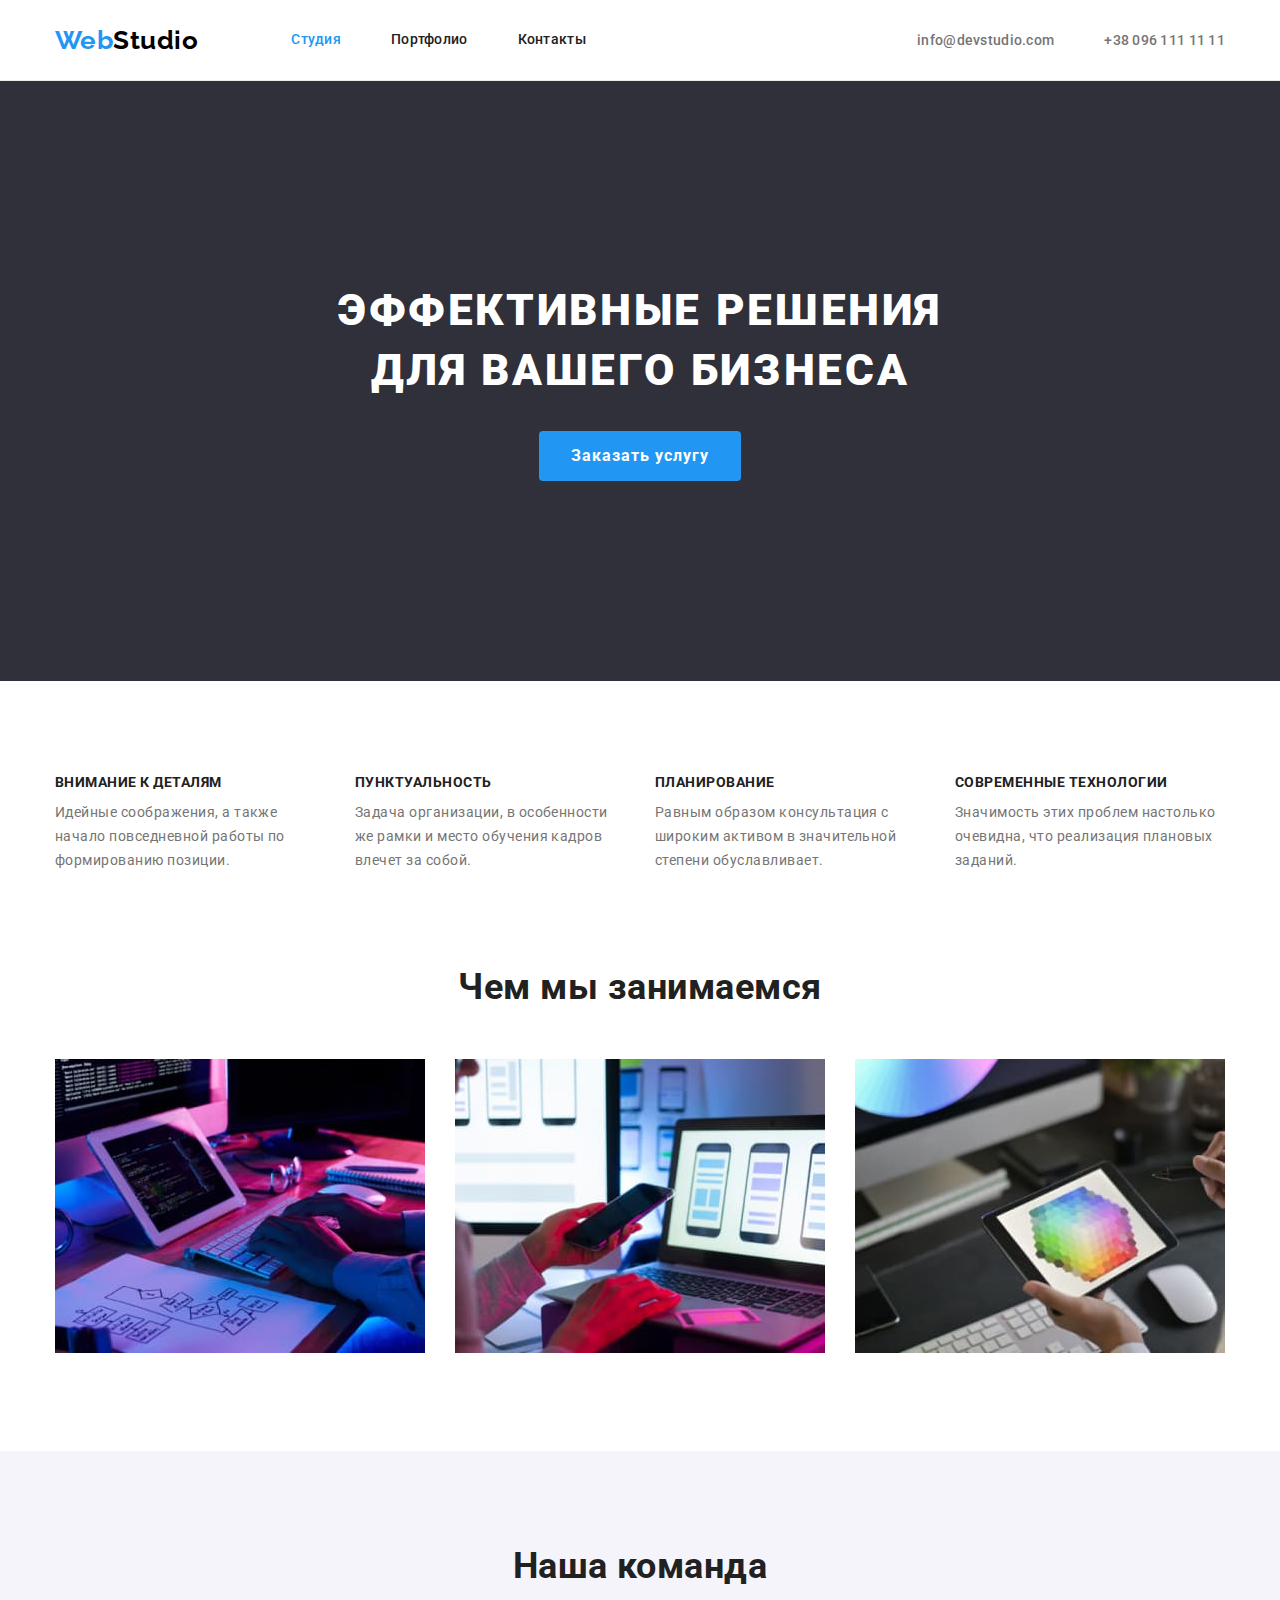
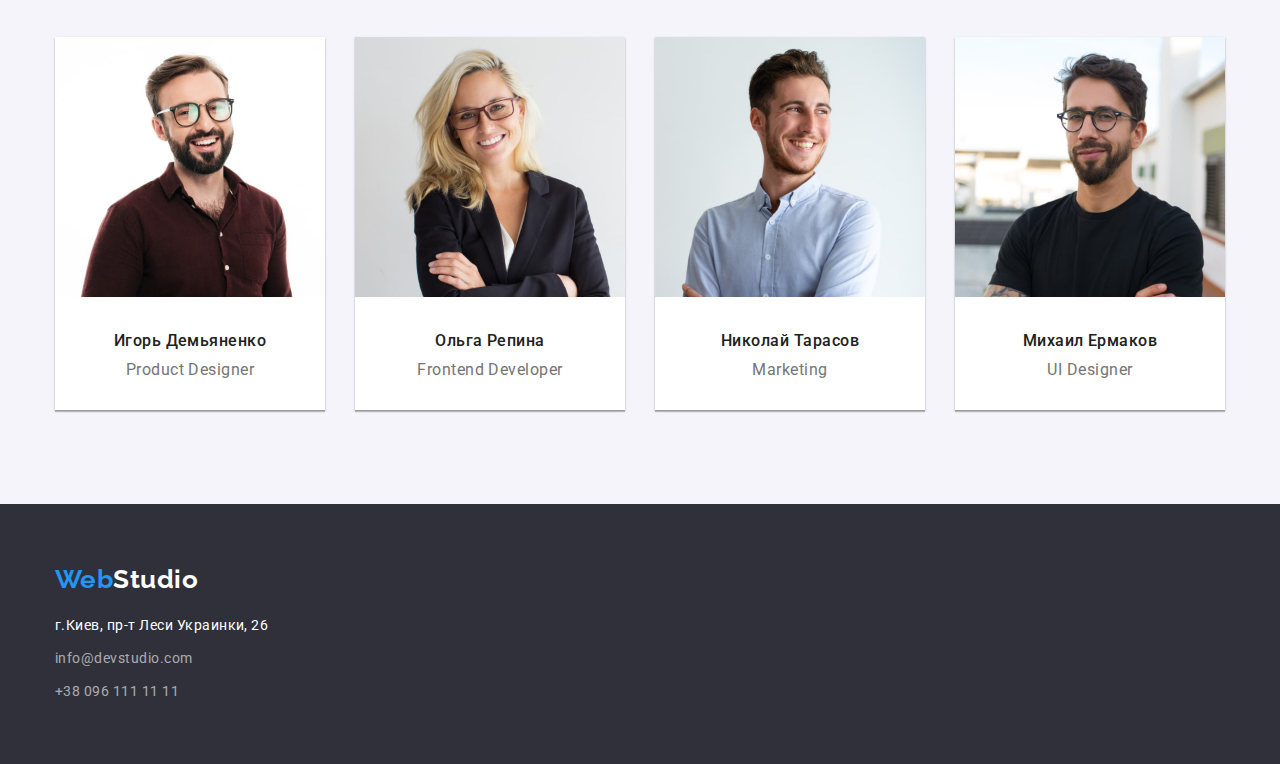
<file: index.html>
<!DOCTYPE html>
<html lang="ru">

<head>
    <meta charset="UTF-8" />
    <meta http-equiv="X-UA-Compatible" content="IE=edge" />
    <meta name="viewport" content="width=device-width, initial-scale=1.0" />
    <title>Студия</title>
    <link rel="preconnect" href="https://fonts.googleapis.com" />
    <link rel="preconnect" href="https://fonts.gstatic.com" crossorigin />
    <link
        href="https://fonts.googleapis.com/css2?family=Raleway:wght@700&family=Roboto:wght@400;500;700;900&display=swap"
        rel="stylesheet" />
    <link rel="stylesheet"
        href="https://cdnjs.cloudflare.com/ajax/libs/modern-normalize/1.1.0/modern-normalize.min.css" />
    <link rel="stylesheet" href="./css/styles.css" />
</head>

<body>
    <!-- Шапка -->
    <header class="header">
        <div class="container nav-flex">
            <nav class="header-nav">
                <a class="logo link" href="./index.html">Web<span class="logo-black">Studio</span></a>
                <ul class="header-nav-list list">
                    <li class="header-nav-item">
                        <a class="header-nav-link link current" href="./index.html">Студия</a>
                    </li>
                    <li class="header-nav-item">
                        <a class="header-nav-link link" href="./portfolio.html">Портфолио</a>
                    </li>
                    <li class="header-nav-item">
                        <a class="header-nav-link link" href="">Контакты</a>
                    </li>
                </ul>
            </nav>
            <ul class="header-contact-list list">
                <li class="header-contact-item">
                    <a class="header-contact-link link" href="mailto:info@devstudio.com">info@devstudio.com</a>
                </li>
                <li class="header-contact-item">
                    <a class="header-contact-link link" href="tel:+380961111111">+38 096 111 11 11</a>
                </li>
            </ul>
        </div>
    </header>
    <!-- Основной контент -->
    <main>
        <!-- Герой -->
        <section class="hero">
            <h1 class="hero-title">Эффективные решения для вашего бизнеса</h1>
            <button class="hero-btn" type="button">Заказать услугу</button>
        </section>
        <!-- Список преимуществ -->
        <section class="features-section">
            <div class="container">
                <!-- h2 Преимущества спрятать в css правильно -->
                <h2 class="visually-hidden">Преимущества</h2>
                <ul class="features-list list">
                    <li class="features-item">
                        <h3 class="features-title">Внимание к деталям</h3>
                        <p class="features-text">
                            Идейные соображения, а также начало повседневной работы по
                            формированию позиции.
                        </p>
                    </li>
                    <li class="features-item">
                        <h3 class="features-title">Пунктуальность</h3>
                        <p class="features-text">
                            Задача организации, в особенности же рамки и место обучения
                            кадров влечет за собой.
                        </p>
                    </li>
                    <li class="features-item">
                        <h3 class="features-title">Планирование</h3>
                        <p class="features-text">
                            Равным образом консультация с широким активом в значительной
                            степени обуславливает.
                        </p>
                    </li>
                    <li class="features-item">
                        <h3 class="features-title">Современные технологии</h3>
                        <p class="features-text">
                            Значимость этих проблем настолько очевидна, что реализация
                            плановых заданий.
                        </p>
                    </li>
                </ul>
            </div>
        </section>
        <!-- Список занятий -->
        <section class="work-section">
            <div class="container">
                <h2 class="section-title">Чем мы занимаемся</h2>
                <ul class="work-list list">
                    <li class="work-item">
                        <img src="./images/box1.jpg" alt="сотрудник создает программу" width="370" height="294" />
                    </li>
                    <li class="work-item">
                        <img src="./images/box2.jpg" alt="сотрудник создает мобильное приложение" width="370"
                            height="294" />
                    </li>
                    <li class="work-item">
                        <img src="./images/box3.jpg" alt="веб-дизайнер выбирает палитру" width="370" height="294" />
                    </li>
                </ul>
            </div>
        </section>
        <!-- Команда -->
        <section class="team-section">
            <div class="container">
                <h2 class="section-title">Наша команда</h2>
                <ul class="team-list list">
                    <li class="team-item">
                        <img src="./images/img1.jpg" alt="фото Игоря Демьяненко" width="270" height="260" />
                        <div class="team-workers">
                            <h3 class="team-worker">Игорь Демьяненко</h3>
                            <p class="team-profession" lang="en">Product Designer</p>
                        </div>
                    </li>
                    <li class="team-item">
                        <img src="./images/img2.jpg" alt="фото Ольги Репиной" width="270" height="260" />
                        <div class="team-workers">
                            <h3 class="team-worker">Ольга Репина</h3>
                            <p class="team-profession" lang="en">Frontend Developer</p>
                        </div>
                    </li>
                    <li class="team-item">
                        <img src="./images/img3.jpg" alt="фото Николая Тарасова" width="270" height="260" />
                        <div class="team-workers">
                            <h3 class="team-worker">Николай Тарасов</h3>
                            <p class="team-profession" lang="en">Marketing</p>
                        </div>
                    </li>
                    <li class="team-item">
                        <img src="./images/img4.jpg" alt="фото Михаила Ермакова" width="270" height="260" />
                        <div class="team-workers">
                            <h3 class="team-worker">Михаил Ермаков</h3>
                            <p class="team-profession" lang="en">UI Designer</p>
                        </div>
                    </li>
                </ul>
            </div>
        </section>
    </main>
    <!-- Подвал -->
    <footer class="footer">
        <div class="container">
            <a class="logo link" href="./index.html">Web<span class="logo-white">Studio</span></a>
            <!-- Список контактов -->
            <address class="footer-contact">
                <ul class="footer-contact-list list">
                    <li class="footer-contact-item">
                        <a class="footer-contact-link address link" href="https://goo.gl/maps/CdvJLRiEL6Q8Smko8"
                            target="_blank" rel="noreferrer noopener">г.Киев, пр-т Леси Украинки, 26</a>
                    </li>
                    <li class="footer-contact-item">
                        <a class="footer-contact-link link" href="mailto:info@devstudio.com">info@devstudio.com</a>
                    </li>
                    <li class="footer-contact-item">
                        <a class="footer-contact-link link" href="tel:+380961111111">+38 096 111 11 11</a>
                    </li>
                </ul>
            </address>
        </div>
    </footer>
</body>

</html>
</file>
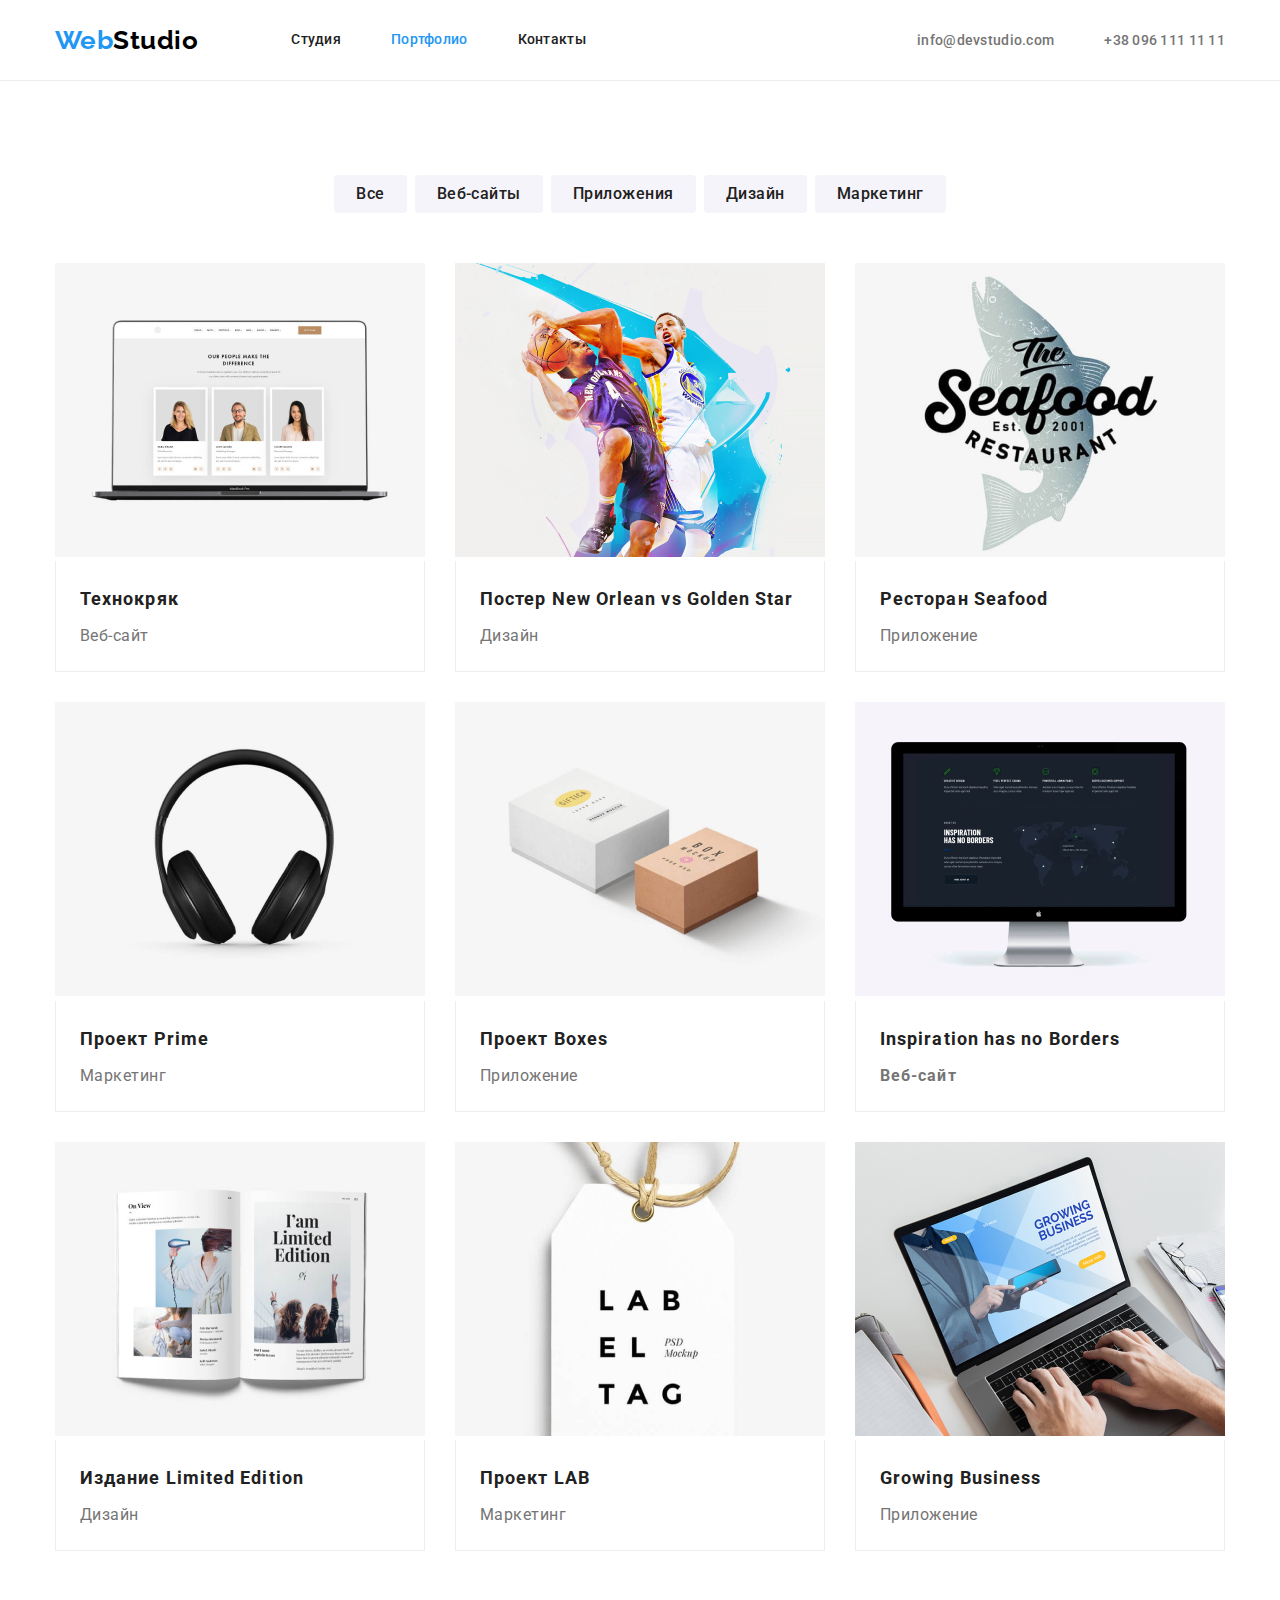
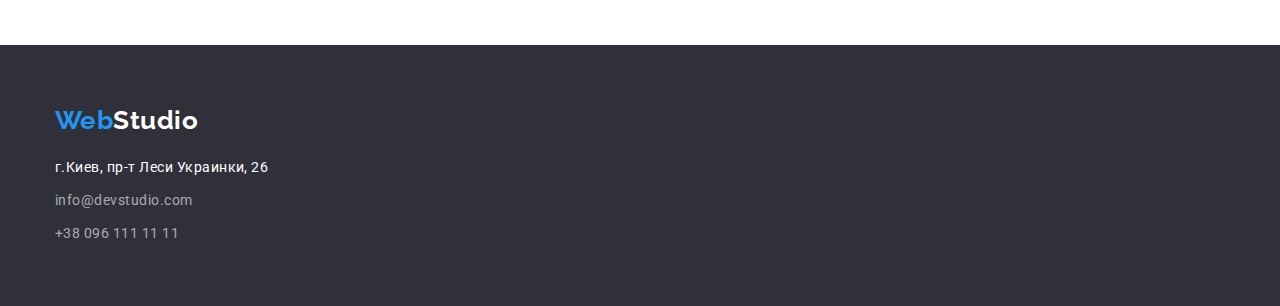
<file: portfolio.html>
<!DOCTYPE html>
<html lang="ru">

<head>
    <meta charset="UTF-8" />
    <meta http-equiv="X-UA-Compatible" content="IE=edge" />
    <meta name="viewport" content="width=device-width, initial-scale=1.0" />
    <title>Портфолио</title>
    <link rel="preconnect" href="https://fonts.googleapis.com" />
    <link rel="preconnect" href="https://fonts.gstatic.com" crossorigin />
    <link
        href="https://fonts.googleapis.com/css2?family=Raleway:wght@700&family=Roboto:wght@400;500;700;900&display=swap"
        rel="stylesheet" />
    <link rel="stylesheet"
        href="https://cdnjs.cloudflare.com/ajax/libs/modern-normalize/1.1.0/modern-normalize.min.css">
    <link rel="stylesheet" href="./css/styles.css" />
</head>

<body>
    <!-- Шапка -->
    <header class="header">
        <div class="container nav-flex">
            <nav class="header-nav">
                <a class="logo link" href="./index.html">Web<span class="logo-black">Studio</span></a>
                <ul class="header-nav-list list">
                    <li class="header-nav-item">
                        <a class="header-nav-link link " href="./index.html">Студия</a>
                    </li>
                    <li class="header-nav-item">
                        <a class="header-nav-link link current" href="./portfolio.html">Портфолио</a>
                    </li>
                    <li class="header-nav-item">
                        <a class="header-nav-link link" href="">Контакты</a>
                    </li>
                </ul>
            </nav>
            <ul class="header-contact-list list">
                <li class="header-contact-item">
                    <a class="header-contact-link link" href="mailto:info@devstudio.com">info@devstudio.com</a>
                </li>
                <li class="header-contact-item">
                    <a class="header-contact-link link" href="tel:+380961111111">+38 096 111 11 11</a>
                </li>
            </ul>
        </div>
    </header>
    <!-- Основной контент -->
    <main>

        <section class="portfolio-section">
            <div class="container">
                <h1 hidden>Примеры работ</h1>
                <ul class="portfolio-btn-list list">
                    <li class="portfolio-btn-item">
                        <button class="portfolio-btn" type="button">Все</button>
                    </li>
                    <li class="portfolio-btn-item">
                        <button class="portfolio-btn" type="button">Веб-сайты</button>
                    </li>
                    <li class="portfolio-btn-item">
                        <button class="portfolio-btn" type="button">Приложения</button>
                    </li>
                    <li class="portfolio-btn-item">
                        <button class="portfolio-btn" type="button">Дизайн</button>
                    </li>
                    <li class="portfolio-btn-item">
                        <button class="portfolio-btn" type="button">Маркетинг</button>
                    </li>
                </ul>
            </div>
            <div class="container">
                <ul class="portfolio-list list">
                    <li class="portfolio-item">
                        <img src="./images/tehno.jpg" alt="открытый ноутбук с сайтом Технокряк" width="370"
                            height="294" />
                        <div class="portfolio-border">
                            <h2 class="portfolio-list-title">Технокряк</h2>
                            <p class="portfolio-list-text">Веб-сайт</p>
                        </div>
                    </li>
                    <li class="portfolio-item">
                        <img src="./images/poster.jpg" alt="парни играют в баскетбол" width="370" height="294" />
                        <div class="portfolio-border">
                            <h2 class="portfolio-list-title">
                                Постер <span lang="en">New Orlean vs Golden Star</span>
                            </h2>
                            <p class="portfolio-list-text">Дизайн</p>
                        </div>
                    </li>
                    <li class="portfolio-item">
                        <img src="./images/seafood.jpg" alt="логотип ресторана Seafood" width="370" height="294" />
                        <div class="portfolio-border">
                            <h2 class="portfolio-list-title">Ресторан <span lang="en">Seafood</span></h2>
                            <p class="portfolio-list-text">Приложение</p>
                        </div>
                    </li>
                    <li class="portfolio-item">
                        <img src="./images/prime.jpg" alt="наушники" width="370" height="294" />
                        <div class="portfolio-border">
                            <h2 class="portfolio-list-title">Проект <span lang="en">Prime</span></h2>
                            <p class="portfolio-list-text">Маркетинг</p>
                        </div>
                    </li>
                    <li class="portfolio-item">
                        <img src="./images/boxes.jpg" alt="две коробки" width="370" height="294" />
                        <div class="portfolio-border">
                            <h2 class="portfolio-list-title">Проект <span lang="en">Boxes</span></h2>
                            <p class="portfolio-list-text">Приложение</p>
                        </div>
                    </li>
                    <li class="portfolio-item">
                        <img src="./images/monitor.jpg" alt="компьютерный монитор" width="370" height="294" />
                        <div class="portfolio-border">
                            <h2 class="portfolio-list-title"><span lang="en">Inspiration has no Borders</span< /h2>
                                    <p class="portfolio-list-text">Веб-сайт</p>
                        </div>
                    </li>
                    <li class="portfolio-item">
                        <img src="./images/limited.jpg" alt="открытый журнал" width="370" height="294" />
                        <div class="portfolio-border">
                            <h2 class="portfolio-list-title">Издание <span lang="en">Limited Edition</span></h2>
                            <p class="portfolio-list-text">Дизайн</p>
                        </div>
                    </li>
                    <li class="portfolio-item">
                        <img src="./images/lab.jpg" alt="этикетка LAB" width="370" height="294" />
                        <div class="portfolio-border">
                            <h2 class="portfolio-list-title">Проект <span lang="en">LAB</span></h2>
                            <p class="portfolio-list-text">Маркетинг</p>
                        </div>
                    </li>
                    <li class="portfolio-item border">
                        <img src="./images/growing.jpg" alt="человек работает на макбуке" width="370" height="294" />
                        <div class="portfolio-border">
                            <h2 class="portfolio-list-title"><span lang="en">Growing Business</span></h2>
                            <p class="portfolio-list-text">Приложение</p>
                        </div>
                    </li>
                </ul>
            </div>
            <!-- <div class="portfolio-bottom">
          <h2 hidden>Костыль для выравнивания блоков секции, чтобы он не заезжал на футер, когда будет добавлен фон</h2>
        </div> -->
        </section>
    </main>
    <!-- Подвал -->
    <footer class="footer">
        <div class="container">
            <a class="logo link" href="./index.html">Web<span class="logo-white">Studio</span></a>
            <!-- Список контактов -->
            <address class="footer-contact">
                <ul class="footer-contact-list list">
                    <li class="footer-contact-item">
                        <a class="footer-contact-link address link" href="https://goo.gl/maps/CdvJLRiEL6Q8Smko8"
                            target="_blank" rel="noreferrer noopener">г.Киев, пр-т Леси Украинки, 26</a>
                    </li>
                    <li class="footer-contact-item">
                        <a class="footer-contact-link link" href="mailto:info@devstudio.com">info@devstudio.com</a>
                    </li>
                    <li class="footer-contact-item">
                        <a class="footer-contact-link link" href="tel:+380961111111">+38 096 111 11 11</a>
                    </li>
                </ul>
            </address>
        </div>
    </footer>
</body>

</html>
</file>
<file: css/styles.css>
:root {
    --primary-text-color: #212121;
    --secondary-text-color: #757575;
    --white-text-color: #ffffff;
    --accent-color: #2196f3;
    --black-logo-color: #000000;
    --footer-text-color: rgba(255, 255, 255, 0.6);
    --white-background-color: #ffffff;
    --hero-background-color: #2f303a;
    --team-background-color: #f5f4fa;
}

body {
    font-family: "Roboto", sans-serif;
    letter-spacing: 0.03em;
    background-color: var(--white-background-color);
    color: var(--primary-text-color);
}

/* убираем точки списков */
.list {
    list-style: none;
}

/* убираем подчеркивание ссылок */
.link {
    text-decoration: none;
}

/* глобальный сброс margin, padding */
h1,
h2,
h3,
h4,
h5,
h6,
p,
ul {
    margin: 0;
    padding: 0;
}

.container {
    width: 1200px;
    margin-left: auto;
    margin-right: auto;
    padding-left: 15px;
    padding-right: 15px;
    /* outline: 2px solid red; */
}

.logo {
    font-family: "Raleway", sans-serif;
    font-weight: 700;
    font-size: 26px;
    line-height: 1.19;
    color: var(--accent-color);
    align-items: center;
    text-align: center;
}

.section-title {
    font-weight: 700;
    font-size: 36px;
    line-height: 1.17;
    text-align: center;
    color: var(--primary-text-color);
}

.footer-contact-link {
    font-style: normal;
    font-size: 14px;
    line-height: 1.71;
    color: var(--footer-text-color);
}

.footer-contact-link:hover,
.footer-contact-link:focus {
    color: var(--accent-color);
}
.visually-hidden {
    position: absolute;
    width: 1px;
    height: 1px;
    margin: -1px;
    border: 0;
    padding: 0;
    white-space: nowrap;
    clip-path: inset(100%);
    clip: rect(0 0 0 0);
    overflow: hidden;
}

/* ------------ШАПКА-------------- */

.header {
    border-bottom: 1px solid #ececec;
}

.nav-flex {
    display: flex;
    align-items: center;
}

.header-nav {
    display: flex;
    align-items: center;
}

.logo-black {
    color: var(--black-logo-color);
}

.header-nav-list {
    display: flex;
    margin-left: 93px;
}

.header-nav-item:not(:last-child) {
    margin-right: 50px;
}

.header-nav-link {
    display: block;
    padding-top: 32px;
    padding-bottom: 32px;

    font-weight: 500;
    font-size: 14px;
    line-height: 1.14;
    letter-spacing: 0.02em;
    color: var(--primary-text-color);
}

.header-contact-list {
    display: flex;
    margin-left: auto;
}

.header-contact-item+.header-contact-item {
    margin-left: 50px;
}

.header-contact-link {
    font-weight: 500;
    font-size: 14px;
    line-height: 16px;
    letter-spacing: 0.02em;
    color: var(--secondary-text-color);
}

.header-nav-link:hover,
.header-nav-link:focus,
.header-contact-link:hover,
.header-contact-link:focus {
    color: var(--accent-color);
}

.header-nav-link.current {
    color: var(--accent-color);
}

/* ------------ГЕРОЙ-------------- */

.hero {
    padding-top: 200px;
    padding-bottom: 200px;

    background-color: var(--hero-background-color);
    text-align: center;
}

.hero-title {
    margin-bottom: 30px;
    margin-left: auto;
    margin-right: auto;
    max-width: 696px;

    font-weight: 900;
    font-size: 44px;
    line-height: 1.36;
    letter-spacing: 0.06em;
    text-transform: uppercase;
    color: var(--white-text-color);
}

.hero-btn {
    display: inline-block;
    min-width: 200px;
    border-radius: 4px;
    border: none;
    padding: 10px 32px;

    background-color: var(--accent-color);
    color: var(--white-text-color);

    font-family: "Roboto", sans-serif;
    font-weight: 700;
    font-size: 16px;
    line-height: 1.88;
    align-items: center;
    text-align: center;
    letter-spacing: 0.06em;
    cursor: pointer;
}

.hero-btn:hover,
.hero-btn:focus {
    background-color: var(--white-text-color);
    color: var(--accent-color);
}

/* ------------ПРЕИМУЩЕСТВА-------------- */

.features-section {
    padding-top: 94px;
    padding-bottom: 94px;
}

.features-list {
    display: flex;
}

.features-item:not(:last-child) {
    margin-right: 30px;
    max-width: 270px;
}

.features-title {
    margin-bottom: 10px;

    font-weight: 700;
    font-size: 14px;
    line-height: 1.14;
    text-transform: uppercase;
}

.features-text {
    font-size: 14px;
    line-height: 1.71;
    color: var(--secondary-text-color);
}

/* ------------СПИСОК ЗАНЯТИЙ-------------- */
.work-section {
    padding-bottom: 94px;
}

.work-list {
    display: flex;
}

.work-item:not(:last-child) {
    margin-right: 30px;
}

.section-title {
    margin-bottom: 50px;
}

/* ----------------КОМАНДА----------------- */

.team-section {
    padding-top: 94px;
    padding-bottom: 94px;

    background-color: var(--team-background-color);
}

.team-list {
    display: flex;
}

.team-item:not(:last-child) {
    margin-right: 30px;
   
}
.team-item{
    background: #ffffff;
        box-shadow: 0px 1px 3px rgb(0 0 0 / 12%), 0px 1px 1px rgb(0 0 0 / 14%),
            0px 2px 1px rgb(0 0 0 / 20%);
}
.team-workers {
    padding: 30px 0px;
    
}

.team-worker {
    font-weight: 500;
    font-size: 16px;
    line-height: 1.19;
    text-align: center;
}

.team-profession {
    margin-top: 10px;

    font-size: 16px;
    line-height: 1.19;
    text-align: center;
    color: var(--secondary-text-color);
}

/* ----------------ПОДВАЛ----------------- */
.footer {
    padding-top: 60px;
    padding-bottom: 60px;
    background-color: var(--hero-background-color);
}

.logo-white {
    color: var(--white-text-color);
}

.footer-contact {
    margin-top: 20px;
}

.footer-contact-link.address {
    color: var(--white-text-color);
}

.footer-contact-item,
.footer-contact-item {
    margin-top: 9px;
}


/* --------------------ПОРТФОЛИО----------------- */


.portfolio-section {
    padding-top: 94px;
    padding-bottom: 94px;
}

.portfolio-btn-list {
    display: flex;
    justify-content: center;
    margin-bottom: 50px;
}

.portfolio-btn-item:not(:last-child) {
    margin-right: 8px;
}

.portfolio-btn {
    
    border-radius: 4px;
    border: none;
    padding: 6px 22px;

    font-family: "Roboto", sans-serif;
    font-weight: 500;
    font-size: 16px;
    line-height: 1.63;
    letter-spacing: 0.03em;
    text-align: center;
    background-color: var(--team-background-color);
    color: var(--primary-text-color);
    cursor: pointer;
}

.portfolio-btn:hover,
.portfolio-btn:focus {
    background-color: var(--accent-color);
    color: var(--white-text-color);
}

.portfolio-list {
    display: flex;
    flex-wrap: wrap;
    margin: -15px;
}

.portfolio-item {
    margin: 15px;
}

.portfolio-border {
    border: 1px solid #eeeeee;
    border-top: transparent;
    padding: 20px 24px;
}

.portfolio-list-title {
    font-weight: 700;
    font-size: 18px;
    line-height: 2;
    letter-spacing: 0.06em;
}

.portfolio-list-text {
    margin-top: 4px;

    font-size: 16px;
    line-height: 1.87;
    color: var(--secondary-text-color);
}

/* .portfolio-bottom {
  margin-top: 15px;
  /* background-color: red; */
</file>
